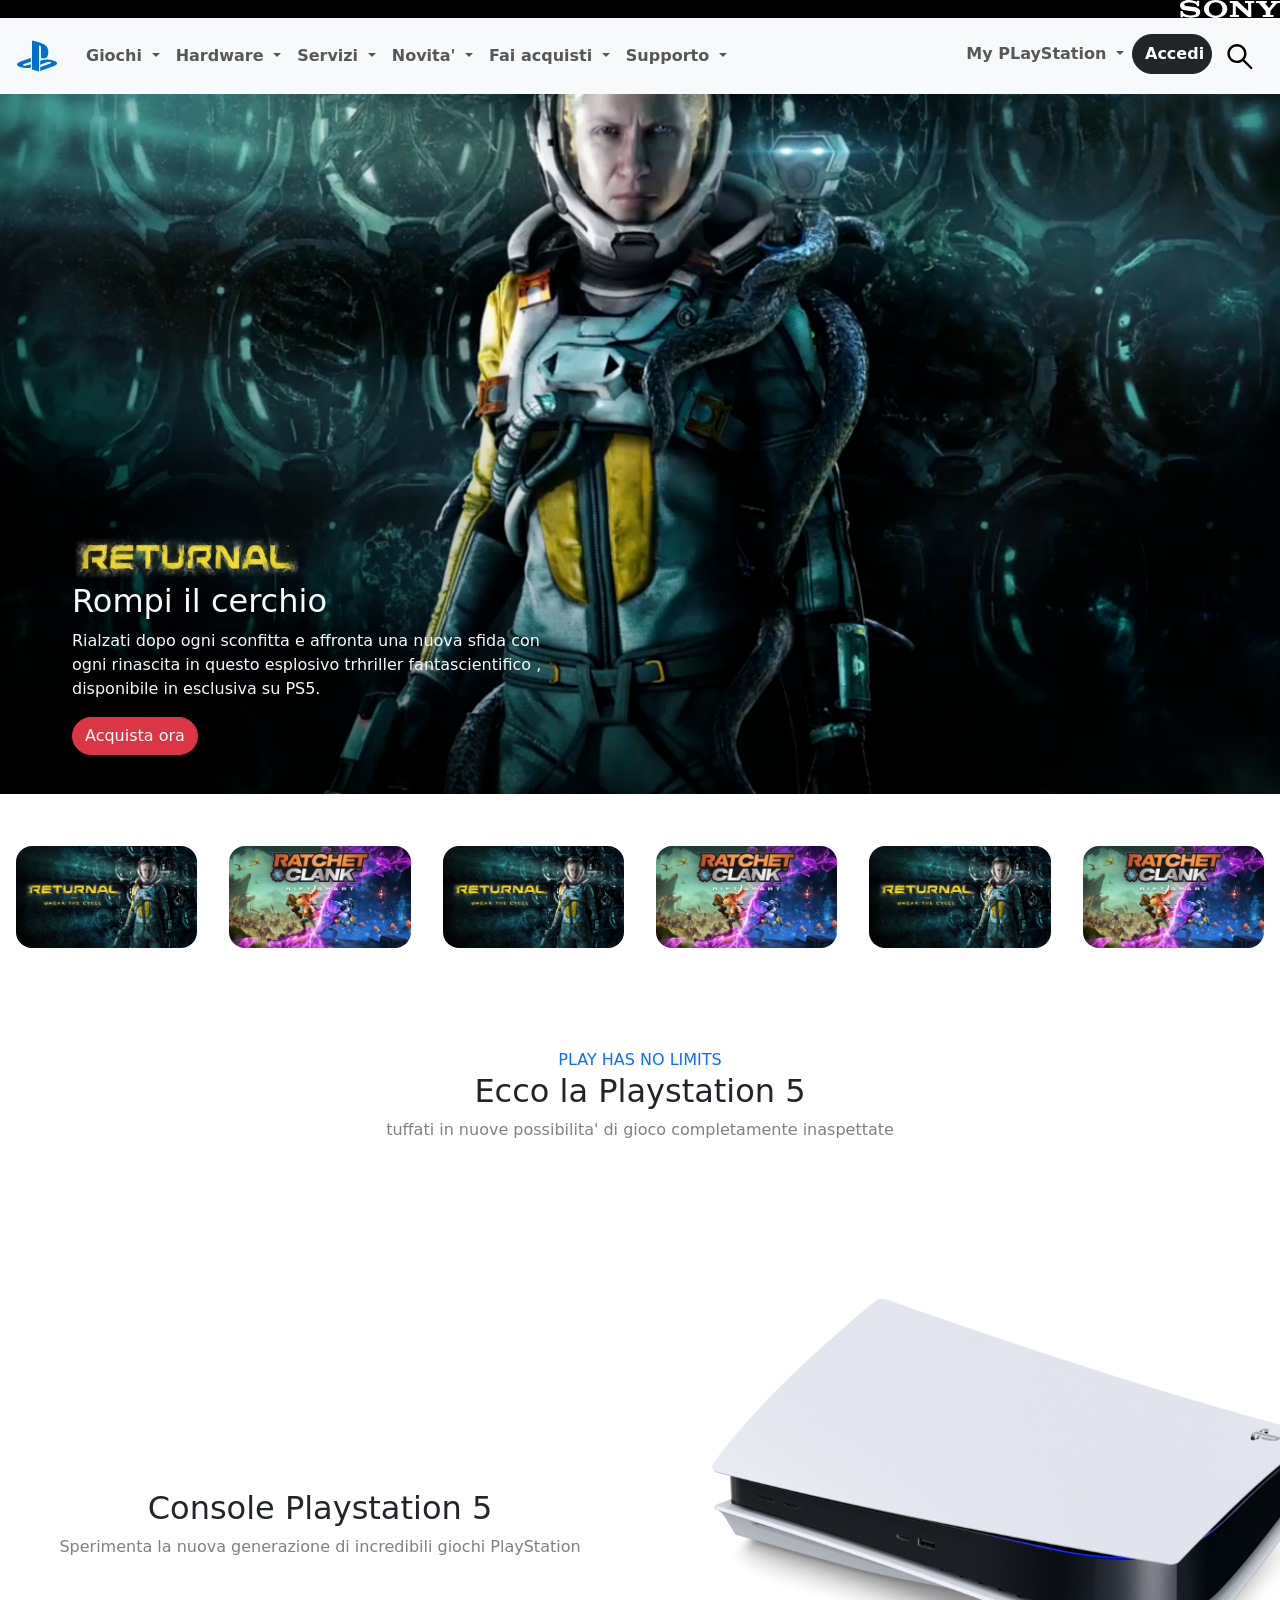
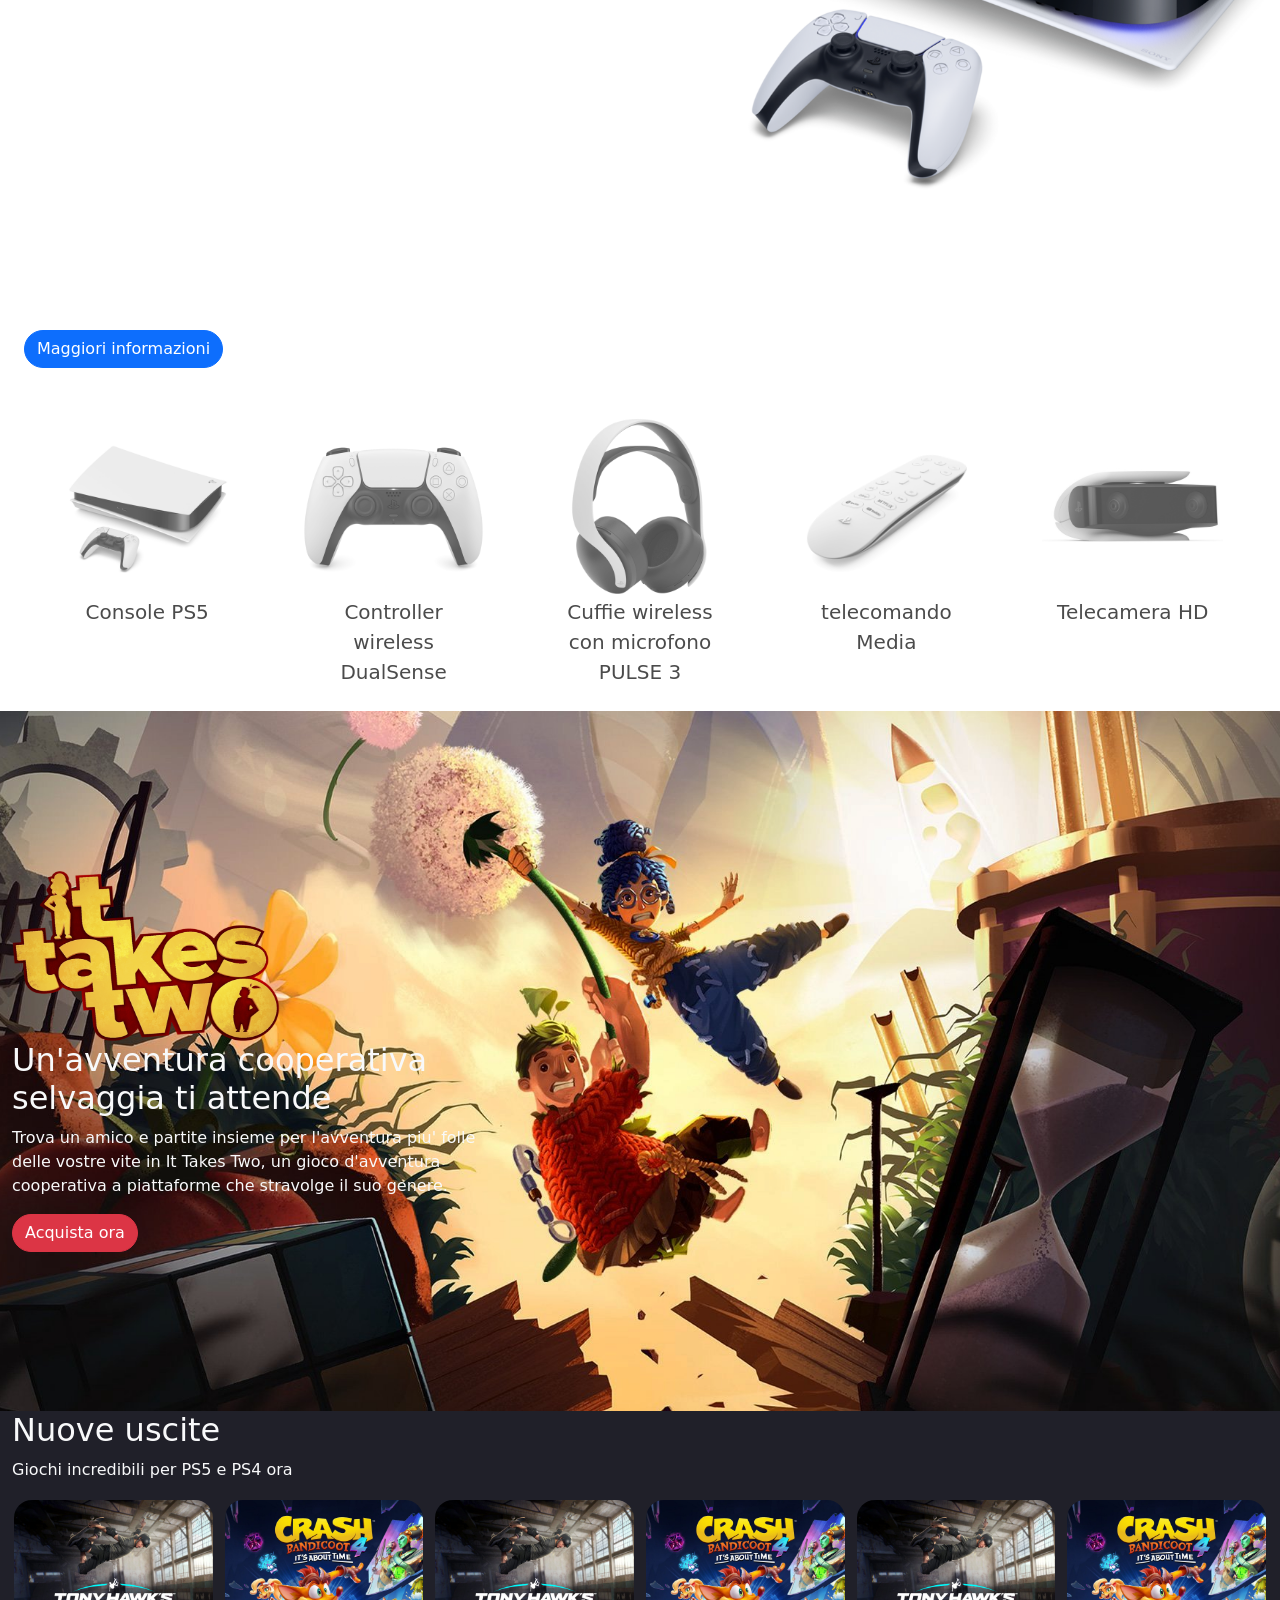
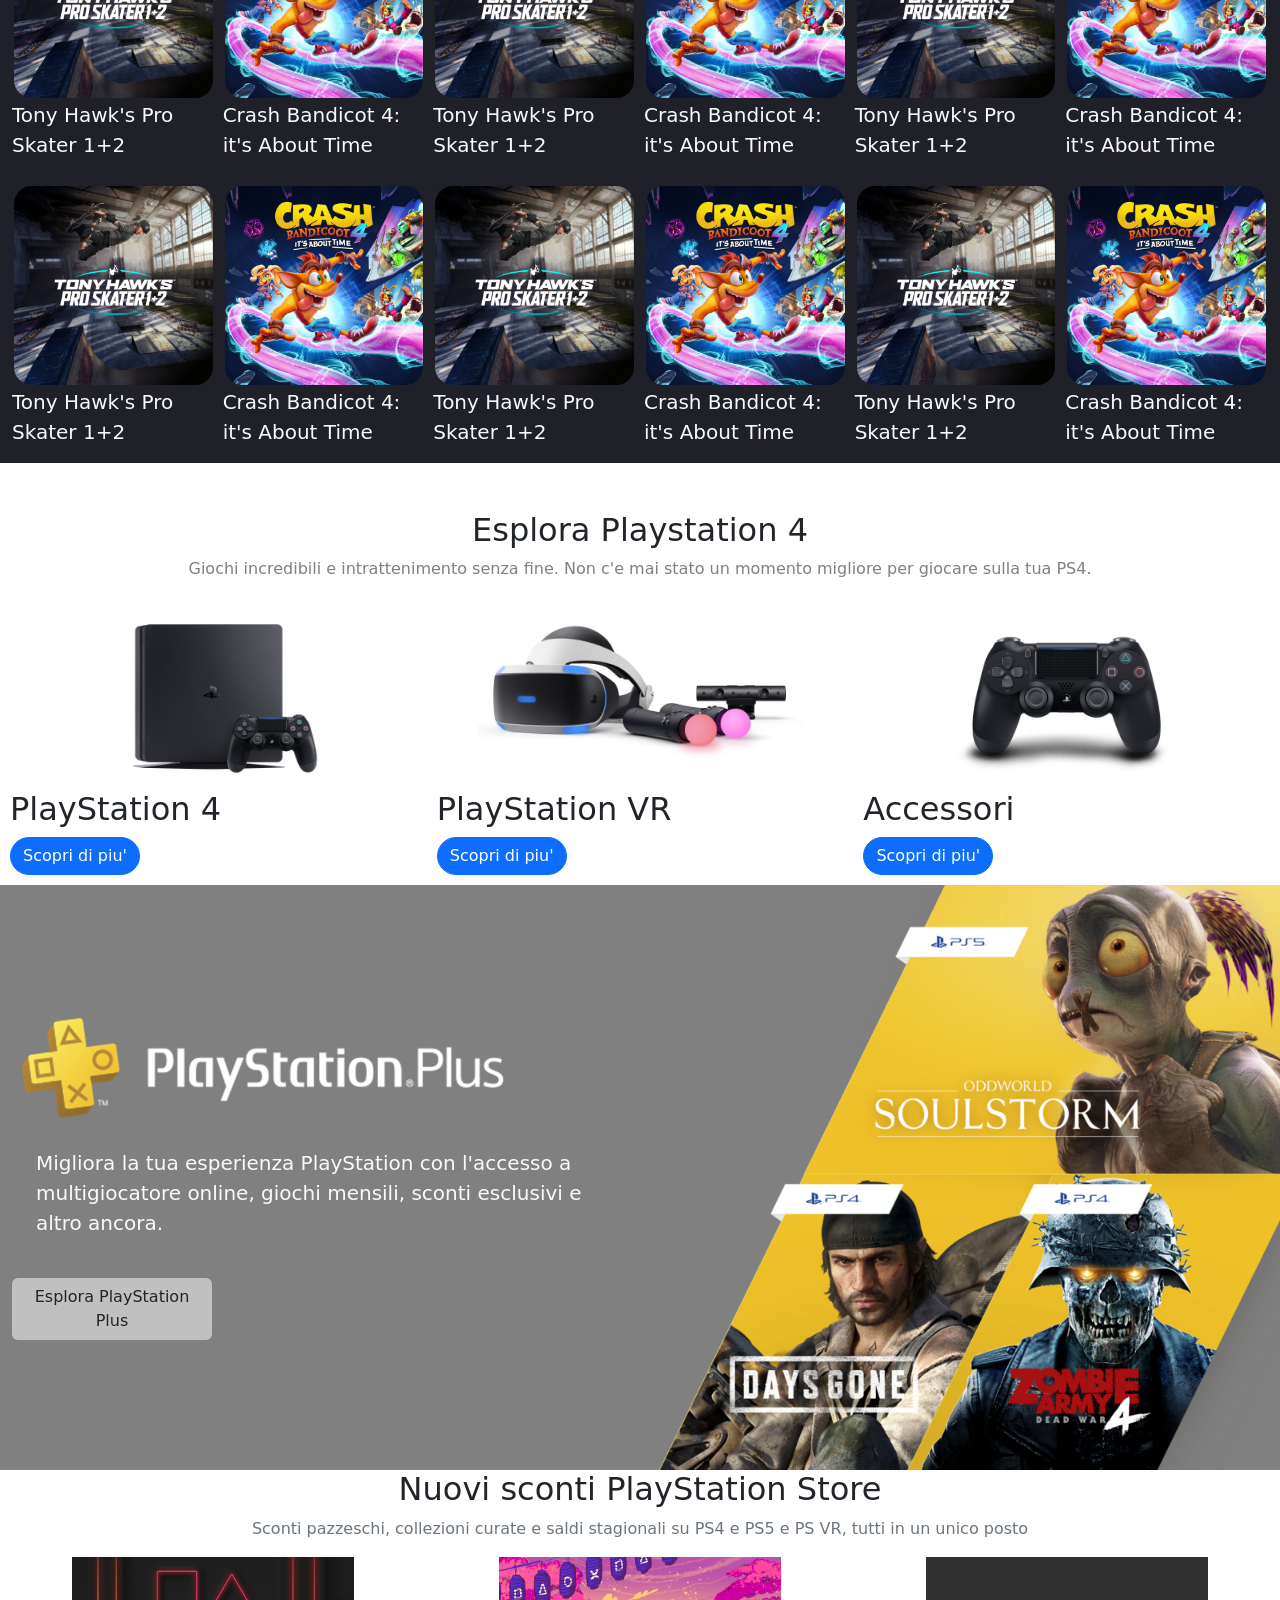
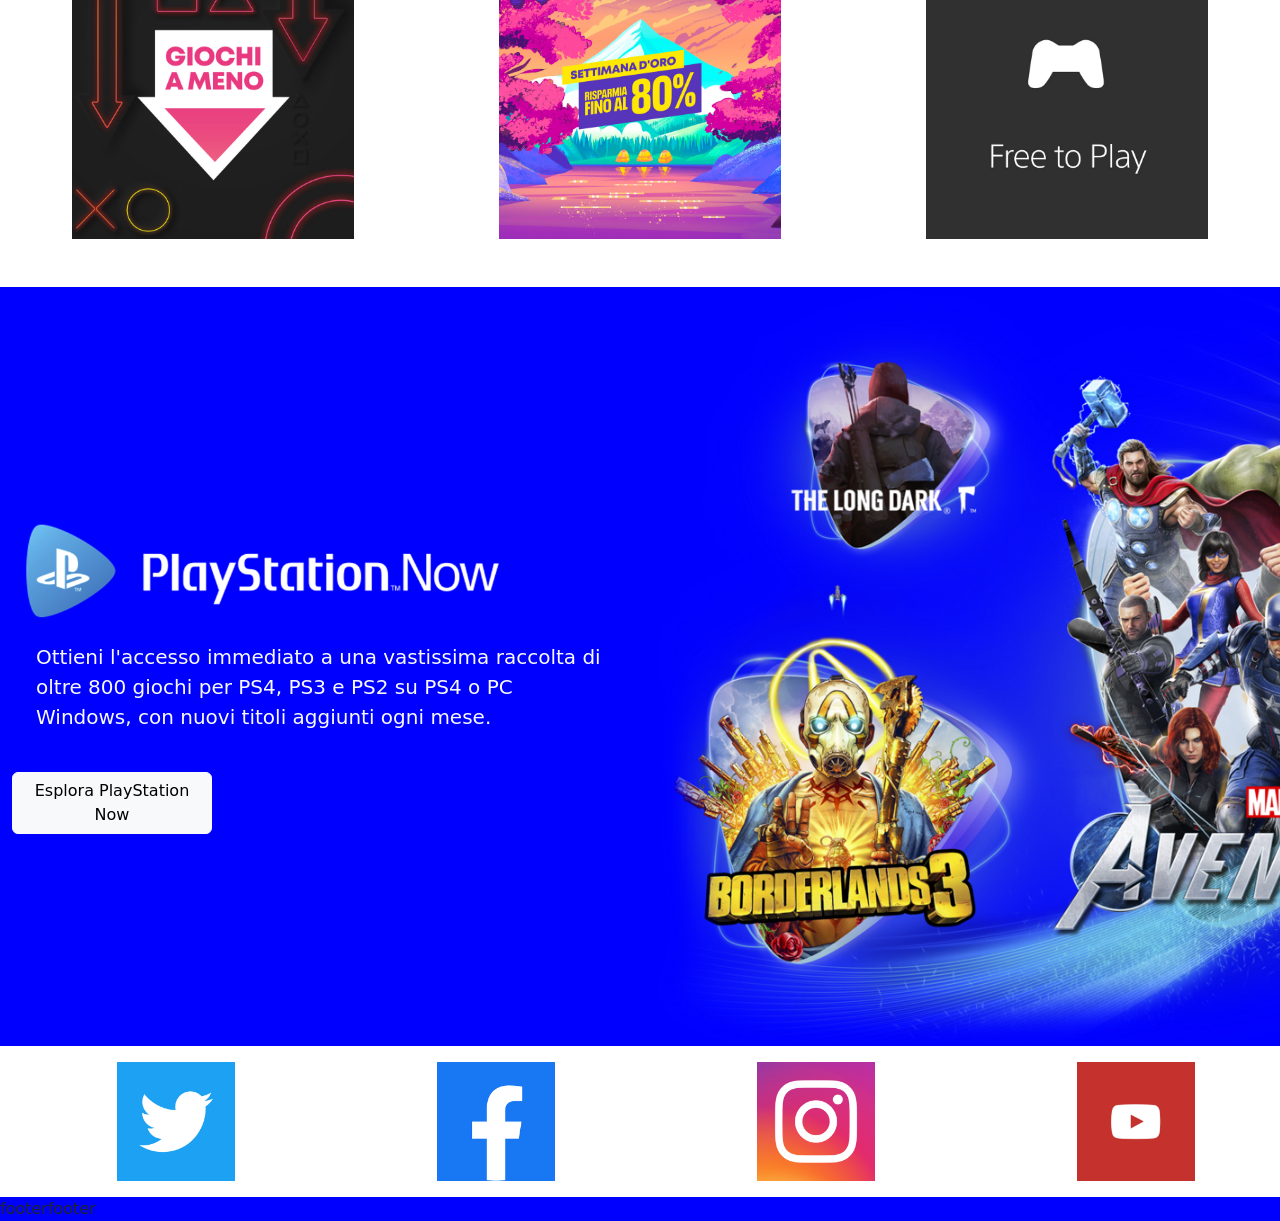
<file: index.html>
<!doctype html>
<html lang="en">

<head>
    <meta charset="UTF-8" />
    <meta name="viewport" content="width=, initial-scale=1.0" />
    <link rel="preconnect" href="https://fonts.googleapis.com" />
    <link rel="preconnect" href="https://fonts.gstatic.com" crossorigin />
    <link href="https://fonts.googleapis.com/css2?family=Lora:ital,wght@0,400..700;1,400..700&display=swap"
        rel="stylesheet" />
    <link href="https://cdn.jsdelivr.net/npm/bootstrap@5.3.8/dist/css/bootstrap.min.css" rel="stylesheet"
        integrity="sha384-sRIl4kxILFvY47J16cr9ZwB07vP4J8+LH7qKQnuqkuIAvNWLzeN8tE5YBujZqJLB" crossorigin="anonymous" />
    <script src="https://cdn.jsdelivr.net/npm/bootstrap@5.3.2/dist/js/bootstrap.bundle.min.js"></script>
    <link rel="stylesheet" href="home.css" />
    <title>Sony</title>
</head>

<header>
    <h3 class="black-logo-bar bg-black">
        <img src="img/img/sony_logo.svg" class="toplogo-sony" alt="logo" />
    </h3>
    <nav class="navbar navbar-expand-lg bg-body-tertiary sticky-top">
        <div class="container-fluid">
            <a class="navbar-brand" href="#"><img src="/img/img/play_logo.svg" alt="playlogo" /></a>
            <button class="navbar-toggler" type="button" data-bs-toggle="collapse" data-bs-target="#navbarScroll"
                aria-controls="navbarScroll" aria-expanded="false" aria-label="Toggle navigation">
                <span class="navbar-toggler-icon"></span>
            </button>
            <div class="collapse navbar-collapse" id="navbarScroll">
                <div class="navbar-nav me-auto my-2 my-lg-0 navbar-nav-scroll" style="--bs-scroll-height: 100px">
                    <li class="nav-item dropdown">
                        <a class="nav-link fw-bold dropdown-toggle" href="#" role="button" data-bs-toggle="dropdown"
                            aria-expanded="false">
                            Giochi
                        </a>
                        <ul class="dropdown-menu">
                            <li><a class="dropdown-item" href="#">Action</a></li>
                            <li><a class="dropdown-item" href="#">Another action</a></li>
                            <li>
                                <hr class="dropdown-divider" />
                            </li>
                            <li>
                                <a class="dropdown-item" href="#">Something else here</a>
                            </li>
                        </ul>
                    </li>
                    <li class="nav-item dropdown">
                        <a class="nav-link fw-bold dropdown-toggle" href="#" role="button" data-bs-toggle="dropdown"
                            aria-expanded="false">
                            Hardware
                        </a>
                        <ul class="dropdown-menu">
                            <li><a class="dropdown-item" href="#">Action</a></li>
                            <li><a class="dropdown-item" href="#">Another action</a></li>
                            <li>
                                <hr class="dropdown-divider" />
                            </li>
                            <li>
                                <a class="dropdown-item" href="#">Something else here</a>
                            </li>
                        </ul>
                    </li>
                    <li class="nav-item dropdown">
                        <a class="nav-link fw-bold dropdown-toggle" href="#" role="button" data-bs-toggle="dropdown"
                            aria-expanded="false">
                            Servizi
                        </a>
                        <ul class="dropdown-menu">
                            <li><a class="dropdown-item" href="#">Action</a></li>
                            <li><a class="dropdown-item" href="#">Another action</a></li>
                            <li>
                                <hr class="dropdown-divider" />
                            </li>
                            <li>
                                <a class="dropdown-item" href="#">Something else here</a>
                            </li>
                        </ul>
                    </li>
                    <li class="nav-item dropdown">
                        <a class="nav-link fw-bold dropdown-toggle" href="#" role="button" data-bs-toggle="dropdown"
                            aria-expanded="false">
                            Novita'
                        </a>
                        <ul class="dropdown-menu">
                            <li><a class="dropdown-item" href="#">Action</a></li>
                            <li><a class="dropdown-item" href="#">Another action</a></li>
                            <li>
                                <hr class="dropdown-divider" />
                            </li>
                            <li>
                                <a class="dropdown-item" href="#">Something else here</a>
                            </li>
                        </ul>
                    </li>
                    <li class="nav-item dropdown">
                        <a class="nav-link fw-bold dropdown-toggle" href="#" role="button" data-bs-toggle="dropdown"
                            aria-expanded="false">
                            Fai acquisti
                        </a>
                        <ul class="dropdown-menu">
                            <li><a class="dropdown-item" href="#">Action</a></li>
                            <li><a class="dropdown-item" href="#">Another action</a></li>
                            <li>
                                <hr class="dropdown-divider" />
                            </li>
                            <li>
                                <a class="dropdown-item" href="#">Something else here</a>
                            </li>
                        </ul>
                    </li>
                    <li class="nav-item dropdown">
                        <a class="nav-link fw-bold dropdown-toggle" href="#" role="button" data-bs-toggle="dropdown"
                            aria-expanded="false">
                            Supporto
                        </a>
                        <ul class="dropdown-menu">
                            <li><a class="dropdown-item" href="#">Action</a></li>
                            <li><a class="dropdown-item" href="#">Another action</a></li>
                            <li>
                                <hr class="dropdown-divider" />
                            </li>
                            <li>
                                <a class="dropdown-item" href="#">Something else here</a>
                            </li>
                        </ul>
                    </li>
                </div>

                <div class="navbar-nav">
                    <li class="nav-item dropdown">
                        <a class="nav-link fw-bold dropdown-toggle" href="#" role="button" data-bs-toggle="dropdown"
                            aria-expanded="false">
                            My PLayStation
                        </a>
                        <ul class="dropdown-menu">
                            <li><a class="dropdown-item" href="#">Action</a></li>
                            <li><a class="dropdown-item" href="#">Another action</a></li>
                            <li>
                                <hr class="dropdown-divider" />
                            </li>
                            <li>
                                <a class="dropdown-item" href="#">Something else here</a>
                            </li>
                        </ul>
                    </li>

                    <div class="accedi">
                        <button class="btn accesso btn-dark fw-bold" type="submit">
                            Accedi
                        </button>
                    </div>
                    <div class="btn btn-outline" type="submit">
                        <a class="lens-search" href="#"><img src="img/img/lens.svg" width="30" height="30"
                                alt="lens" /></a>
                    </div>
                </div>
            </div>
        </div>
    </nav>
</header>

<body>
    <div class="container1 container-fluid">
        <div class="overlay">
            <img src="img/img/returnal-hero-banner-logo.png" width="230" height="50" />
            <div class="testo-sotto text-light">
                <h2 class="titolino">Rompi il cerchio</h2>
                <p>
                    Rialzati dopo ogni sconfitta e affronta una nuova sfida con ogni
                    rinascita in questo esplosivo trhriller fantascientifico ,
                    disponibile in esclusiva su PS5.
                </p>

                <button type="acquista-ora" class="btn acquista btn-danger">
                    Acquista ora
                </button>
            </div>
        </div>
    </div>

    <div class="container-fluid mt-5">
        <div class="row g-4">
            <div class="col-6 text-light col-md-4 col-lg-2">
                <img src="img/img/returnal-listing-thumb-01-ps5.jpg" class="img-fluid bannerinigiochi1"
                    alt="returnbanner" />
            </div>
            <div class="col-6 text-light col-md-4 col-lg-2">
                <img src="img/img/ratchet-and-clank-rift-apart-keyart.jpg" class="img-fluid bannerinigiochi1"
                    alt="ratchetbanner" />
            </div>
            <div class="col-6 text-light col-md-4 col-lg-2">
                <img src="img/img/returnal-listing-thumb-01-ps5.jpg" class="img-fluid bannerinigiochi1"
                    alt="returnbanner" />
            </div>
            <div class="col-6 col-md-4 col-lg-2">
                <img src="img/img/ratchet-and-clank-rift-apart-keyart.jpg" class="img-fluid bannerinigiochi1"
                    alt="ratchetbanner" />
            </div>
            <div class="col-6 col-md-4 col-lg-2">
                <img src="img/img/returnal-listing-thumb-01-ps5.jpg" class="img-fluid bannerinigiochi1"
                    alt="returnbanner" />
            </div>
            <div class="col-6 col-md-4 col-lg-2">
                <img src="img/img/ratchet-and-clank-rift-apart-keyart.jpg" class="img-fluid bannerinigiochi1"
                    alt="ratchetbanner" />
            </div>
        </div>
    </div>


    </div>
    <div class="container-fluid mt-5">
        <div class="row">
            <div class="col-12 introduzionePlay text-center">
                <p class="blue text-primary mt-5 m-0">PLAY HAS NO LIMITS</p>
                <h2 class="introplayh2">Ecco la Playstation 5</h2>
                <p class="fraseinpact">
                    tuffati in nuove possibilita' di gioco completamente inaspettate
                </p>
            </div>
        </div>
        <div class="row">
            <div class="console-play col-12 col-md-6 text-center">
                <h2 class="titplay">Console Playstation 5</h2>
                <p class="fraseinpact">
                    Sperimenta la nuova generazione di incredibili giochi PlayStation
                </p>
            </div>

            <div class="col-12 p-4 col-md-6">
                <img src="img/img/playstation-5-thumb.png" alt="fotoplsy" width="700px" height="700px" />
            </div>
            <div class="col-4 p-4">
                <button type="button" class="btn info btn-primary ">
                    Maggiori informazioni
                </button>
            </div>
        </div>
    </div>

    <div class="container-fluid ">
        <div class="row set p-4">
            <div class="col-4 text-light col-md-2 game-set">
                <img src="img/img/playstation-5-thumb.png" class="img-fluid " alt="playstation-5" />
                <p class="strong text-black text-center d-none d-md-block">Console PS5</p>
            </div>
            <div class="col-4 text-light col-md-2 game-set">
                <img src="img/img/joypad-thumb.png" class="img-fluid " alt="joypad" />
                <p class="strong text-black text-center d-none d-md-block">Controller wireless DualSense</p>
            </div>
            <div class="col-4 text-light col-md-2 game-set">
                <img src="img/img/headset-thumb.png" class="img-fluid " alt="headset" />
                <p class="strong text-black text-center d-none d-md-block">Cuffie wireless con microfono PULSE 3</p>
            </div>
            <div class="col-4 col-md-2 game-set">
                <img src="img/img/remote-thumb.png" class="img-fluid " alt="telecomando-remote" />
                <p class="strong text-black text-center d-none d-md-block">telecomando Media</p>
            </div>
            <div class="col-4 col-md-2 game-set">
                <img src="img/img/camera-thumb.jpg" class="img-fluid" alt="camera" />
                <p class="strong text-black text-center d-none d-md-block">Telecamera HD</p>
            </div>
        </div>
    </div>
    <div class="container2 container-fluid">
        <div class="overlay2">
            <img src="img/img/it-takes-two-logo.png" width="270" height="170" />
            <div class="testo-sotto text-light">
                <h2 class="titolino">
                    Un'avventura cooperativa selvaggia ti attende
                </h2>
                <p>
                    Trova un amico e partite insieme per l'avventura piu' folle delle
                    vostre vite in It Takes Two, un gioco d'avventura cooperativa a
                    piattaforme che stravolge il suo genere.
                </p>

                <button type="acquista-ora" class="btn acquista btn-danger">
                    Acquista ora
                </button>
            </div>
        </div>
    </div>
    <div class="container-fluid containerBlack ">
        <h2 class="text-light">Nuove uscite</h2>
        <p class="text-light">Giochi incredibili per PS5 e PS4 ora </p>
        <div class="row bannerini g-2 ">
            <div class="ban col-6 text-light col-sm-4 col-lg-2">
                <img src="img/img/tony-hawks-pro-skater-1-2-store-art.jpg" class="img-fluid gamebannerino"
                    alt="tonybn" />
                <p class="size text-light">Tony Hawk's Pro Skater 1+2</p>
            </div>
            <div class="ban col-6 text-light col-sm-4 col-lg-2">
                <img src="img/img/crash-bandicoot-4-its-about-time-store-art.jpg" class="img-fluid gamebannerino"
                    alt="crash" />
                <p class="size text-light">Crash Bandicot 4: it's About Time</p>
            </div>
            <div class="ban col-6 text-light col-sm-4 col-lg-2">
                <img src="img/img/tony-hawks-pro-skater-1-2-store-art.jpg" class="img-fluid gamebannerino"
                    alt="tonybn" />
                <p class="size text-light">Tony Hawk's Pro Skater 1+2</p>
            </div>
            <div class="ban col-6 col-sm-4 col-lg-2">
                <img src="img/img/crash-bandicoot-4-its-about-time-store-art.jpg" class="img-fluid gamebannerino"
                    alt="crash" />
                <p class="size text-light">Crash Bandicot 4: it's About Time</p>
            </div>
            <div class="ban col-6 col-sm-4 col-lg-2">
                <img src="img/img/tony-hawks-pro-skater-1-2-store-art.jpg" class="img-fluid gamebannerino"
                    alt="tonybn" />
                <p class="size text-light">Tony Hawk's Pro Skater 1+2</p>
            </div>
            <div class="ban col-6 text-light col-sm-4 col-lg-2">
                <img src="img/img/crash-bandicoot-4-its-about-time-store-art.jpg" class="img-fluid gamebannerino"
                    alt="crash" />
                <p class="size text-light">Crash Bandicot 4: it's About Time</p>
            </div>
            <div class="ban col-6 text-light col-sm-4 col-lg-2">
                <img src="img/img/tony-hawks-pro-skater-1-2-store-art.jpg" class="img-fluid gamebannerino"
                    alt="tonybn" />
                <p class="size text-light">Tony Hawk's Pro Skater 1+2</p>
            </div>
            <div class="ban col-6 text-light col-sm-4 col-lg-2">
                <img src="img/img/crash-bandicoot-4-its-about-time-store-art.jpg" class="img-fluid gamebannerino"
                    alt="crash" />
                <p class="size text-light">Crash Bandicot 4: it's About Time</p>
            </div>
            <div class="ban col-6 col-sm-4 col-lg-2">
                <img src="img/img/tony-hawks-pro-skater-1-2-store-art.jpg" class="img-fluid gamebannerino"
                    alt="tonybn" />
                <p class="size text-light">Tony Hawk's Pro Skater 1+2</p>
            </div>
            <div class="ban col-6 col-sm-4 col-lg-2">
                <img src="img/img/crash-bandicoot-4-its-about-time-store-art.jpg" class="img-fluid gamebannerino"
                    alt="crash" />
                <p class="size text-light">Crash Bandicot 4: it's About Time</p>
            </div>
            <div class="ban col-6 col-sm-4 col-lg-2">
                <img src="img/img/tony-hawks-pro-skater-1-2-store-art.jpg" class="img-fluid gamebannerino"
                    alt="tonybn" />
                <p class="size text-light">Tony Hawk's Pro Skater 1+2</p>
            </div>
            <div class="ban col-6 col-sm-4 col-lg-2">
                <img src="img/img/crash-bandicoot-4-its-about-time-store-art.jpg" class="img-fluid gamebannerino"
                    alt="crash" />
                <p class="size text-light">Crash Bandicot 4: it's About Time</p>
            </div>
        </div>
    </div>
    <div class="container-fluid mt-5">
        <div class="row">
            <div class="col-12 introduzionePlay text-center">

                <h2 class="introplayh2">Esplora Playstation 4</h2>
                <p class="fraseinpact ">
                    Giochi incredibili e intrattenimento senza fine. Non c'e mai stato un momento migliore per giocare
                    sulla tua PS4.
                </p>
            </div>
        </div>


        <div class="row">


            <div class="sett-up col-12 col-md-4">
                <img src="img/img/ps4-slim-homepage-image-block.jpg" class="settup" alt="play4">
                <h2>PlayStation 4</h2>
                <button type="scopri-piu" class="btn scopri btn-primary">
                    Scopri di piu'
                </button>
            </div>
            <div class="sett-up col-12 col-md-4">
                <img src="img/img/double11-202010-tw-psvr.jpg" class="settup" alt="visoreVR">
                <h2>PlayStation VR</h2>
                <button type="scopri-piu" class="btn scopri btn-primary">
                    Scopri di piu'
                </button>
            </div>
            <div class="sett-up col-12 col-md-4 ">
                <img src="img/img/dualshock-4-listing-thumb.jpg" class="settup" alt="pad">
                <h2>Accessori</h2>
                <button type="scopri-piu" class="btn scopri btn-primary">
                    Scopri di piu'
                </button>
            </div>
        </div>
    </div>
    <div class="containergray container-fluid ">
        <div class="row">
            <div class=" play play col-12 col-md-6">
                <img src="img/img/ps-plus-logo.png" class="logopluss" width="500" height="auto" alt="playpluslogo">

                <p class="size p-4 text-light ">Migliora la tua esperienza PlayStation con l'accesso a multigiocatore
                    online,
                    giochi mensili, sconti esclusivi e altro ancora.
                </p>
                <button type="button" class="btn esplora bg-white bg-opacity-50">Esplora PlayStation Plus</button>
            </div>
            <div class="play col-12 col-md-6">
                <img src="img/img/ps-plus-april-monthly-games-featured-image-block.png"
                    class="img-disapear d-none d-md-block " width="800" height="auto" alt="playplus">
            </div>
        </div>
    </div>

    <div class="container-sconti container-fluid mb-5">
        <div class="row text-center">
            <div class="col-12 sconti ">

                <h2 class="playsconti">Nuovi sconti PlayStation Store</h2>
                <p class="frasesconto text-secondary">
                    Sconti pazzeschi, collezioni curate e saldi stagionali su PS4 e PS5 e PS VR, tutti in un unico posto
                </p>
            </div>

            <div class="col-12 col-md-4 ">
                <img src="img/img/playstation-store-games-under-20-spotlight.jpg" class="sconti" alt="gamesunder">
            </div>

            <div class="col-12 col-md-4 ">
                <img src="img/img/playstation-store-golden-week-sale-spotlight.jpg" class="sconti" alt="80%sconto">
            </div>

            <div class="col-12 col-md-4 ">
                <img src="img/img/playstation-store-free-to-play-spotlight.png" class="sconti" alt="freetoplay">
            </div>

        </div>


    </div>
























    <div class="containerblu container-fluid">
        <div class="row">

            <div class=" play col-12 col-md-6">
                <img src="img/img/ps-now-logo-two-column.png" class="logoplaynow" width="500" height="auto"
                    alt="playnow">
                <div></div>
                <p class="size p-4 text-light">Ottieni l'accesso immediato a una vastissima raccolta di oltre 800
                    giochi per
                    PS4, PS3 e PS2 su PS4 o PC Windows, con nuovi titoli aggiunti ogni mese.
                </p>
                <button type="button" class="btn esplora btn-light">Esplora PlayStation Now</button>
            </div>

            <div class="col-12 col-md-6">
                <img src="img/img/ps-now-april-featured-image-block.png" class="img-disapear d-none d-md-block"
                    width="900" height="auto" alt="playnow">


            </div>

        </div>
    </div>



    <div class="container-social container-fluid m-3">
        <div class="row text-center">
            <div class="col-12 col-md-3 ">
                <img src="img/img/twitter.jpg" class="social" alt="gamesunder">
            </div>

            <div class="col-12 col-md-3 ">
                <img src="img/img/facebook.jpg" class="social" alt="80%sconto">
            </div>

            <div class="col-12 col-md-3 ">
                <img src="img/img/instagram.jpg" class="social" alt="freetoplay">
            </div>
            <div class="col-12 col-md-3 ">
                <img src="img/img/youtube.png" class="social" alt="freetoplay">

            </div>
        </div>
    </div>


</body>
<footer class="back-blue">
footerfooter
</footer>

</html>
</file>
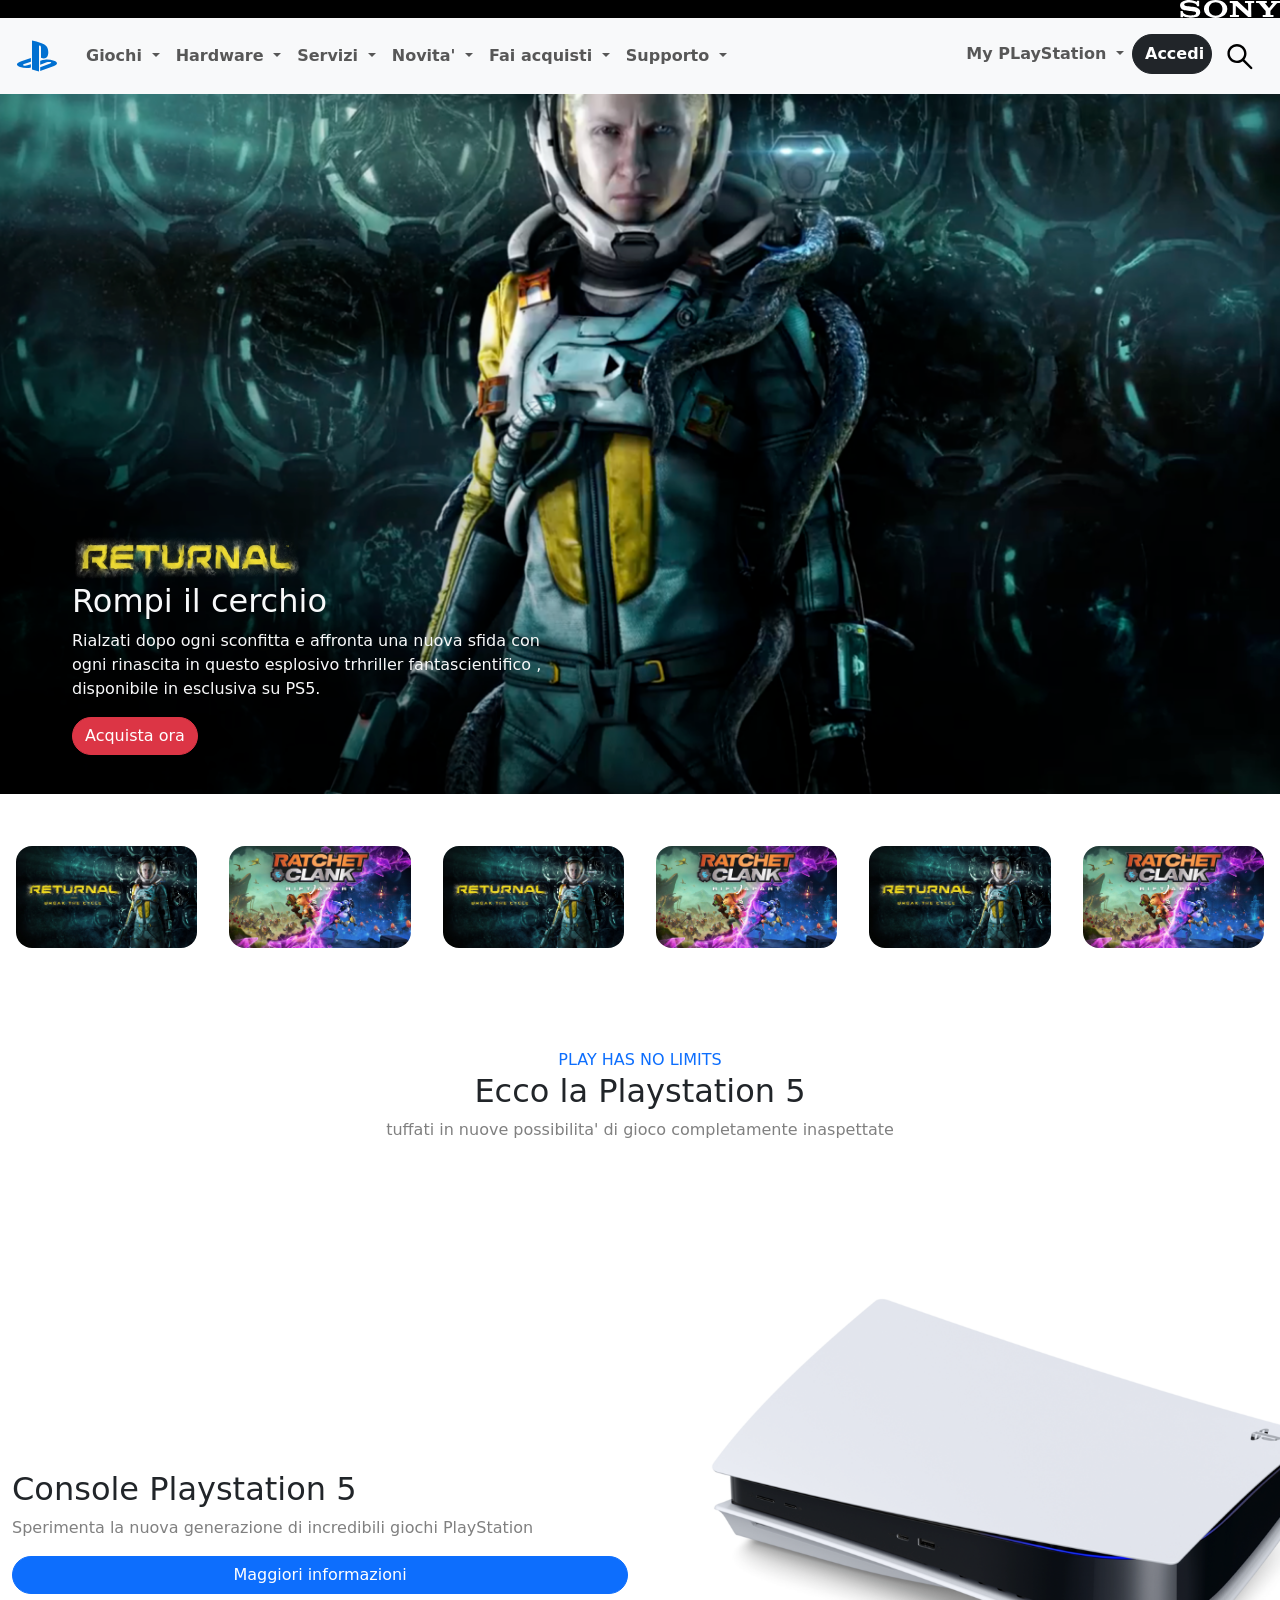
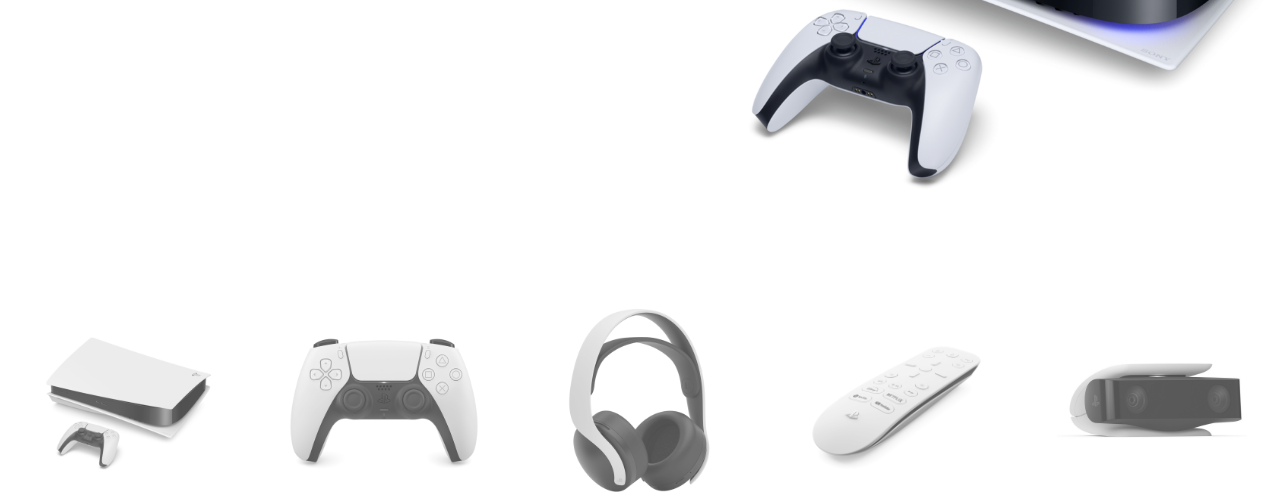
<file: Playstation.html>
<!doctype html>
<html lang="en">

<head>
    <meta charset="UTF-8" />
    <meta name="viewport" content="width=, initial-scale=1.0" />
    <link rel="preconnect" href="https://fonts.googleapis.com" />
    <link rel="preconnect" href="https://fonts.gstatic.com" crossorigin />
    <link href="https://fonts.googleapis.com/css2?family=Lora:ital,wght@0,400..700;1,400..700&display=swap"
        rel="stylesheet" />
    <link href="https://cdn.jsdelivr.net/npm/bootstrap@5.3.8/dist/css/bootstrap.min.css" rel="stylesheet"
        integrity="sha384-sRIl4kxILFvY47J16cr9ZwB07vP4J8+LH7qKQnuqkuIAvNWLzeN8tE5YBujZqJLB" crossorigin="anonymous" />
    <script src="https://cdn.jsdelivr.net/npm/bootstrap@5.3.2/dist/js/bootstrap.bundle.min.js"></script>
    <link rel="stylesheet" href="home.css" />
    <title>Sony</title>
</head>

<header>
    <h3 class="black-logo-bar bg-black">
        <img src="img/img/sony_logo.svg" class="toplogo-sony" alt="logo" />
    </h3>
    <nav class="navbar navbar-expand-lg bg-body-tertiary sticky-top">
        <div class="container-fluid">
            <a class="navbar-brand" href="#"><img src="/img/img/play_logo.svg" alt="playlogo" /></a>
            <button class="navbar-toggler" type="button" data-bs-toggle="collapse" data-bs-target="#navbarScroll"
                aria-controls="navbarScroll" aria-expanded="false" aria-label="Toggle navigation">
                <span class="navbar-toggler-icon"></span>
            </button>
            <div class="collapse navbar-collapse" id="navbarScroll">
                <div class="navbar-nav me-auto my-2 my-lg-0 navbar-nav-scroll" style="--bs-scroll-height: 100px">
                    <li class="nav-item dropdown">
                        <a class="nav-link fw-bold dropdown-toggle" href="#" role="button" data-bs-toggle="dropdown"
                            aria-expanded="false">
                            Giochi
                        </a>
                        <ul class="dropdown-menu">
                            <li><a class="dropdown-item" href="#">Action</a></li>
                            <li><a class="dropdown-item" href="#">Another action</a></li>
                            <li>
                                <hr class="dropdown-divider" />
                            </li>
                            <li>
                                <a class="dropdown-item" href="#">Something else here</a>
                            </li>
                        </ul>
                    </li>
                    <li class="nav-item dropdown">
                        <a class="nav-link fw-bold dropdown-toggle" href="#" role="button" data-bs-toggle="dropdown"
                            aria-expanded="false">
                            Hardware
                        </a>
                        <ul class="dropdown-menu">
                            <li><a class="dropdown-item" href="#">Action</a></li>
                            <li><a class="dropdown-item" href="#">Another action</a></li>
                            <li>
                                <hr class="dropdown-divider" />
                            </li>
                            <li>
                                <a class="dropdown-item" href="#">Something else here</a>
                            </li>
                        </ul>
                    </li>
                    <li class="nav-item dropdown">
                        <a class="nav-link fw-bold dropdown-toggle" href="#" role="button" data-bs-toggle="dropdown"
                            aria-expanded="false">
                            Servizi
                        </a>
                        <ul class="dropdown-menu">
                            <li><a class="dropdown-item" href="#">Action</a></li>
                            <li><a class="dropdown-item" href="#">Another action</a></li>
                            <li>
                                <hr class="dropdown-divider" />
                            </li>
                            <li>
                                <a class="dropdown-item" href="#">Something else here</a>
                            </li>
                        </ul>
                    </li>
                    <li class="nav-item dropdown">
                        <a class="nav-link fw-bold dropdown-toggle" href="#" role="button" data-bs-toggle="dropdown"
                            aria-expanded="false">
                            Novita'
                        </a>
                        <ul class="dropdown-menu">
                            <li><a class="dropdown-item" href="#">Action</a></li>
                            <li><a class="dropdown-item" href="#">Another action</a></li>
                            <li>
                                <hr class="dropdown-divider" />
                            </li>
                            <li>
                                <a class="dropdown-item" href="#">Something else here</a>
                            </li>
                        </ul>
                    </li>
                    <li class="nav-item dropdown">
                        <a class="nav-link fw-bold dropdown-toggle" href="#" role="button" data-bs-toggle="dropdown"
                            aria-expanded="false">
                            Fai acquisti
                        </a>
                        <ul class="dropdown-menu">
                            <li><a class="dropdown-item" href="#">Action</a></li>
                            <li><a class="dropdown-item" href="#">Another action</a></li>
                            <li>
                                <hr class="dropdown-divider" />
                            </li>
                            <li>
                                <a class="dropdown-item" href="#">Something else here</a>
                            </li>
                        </ul>
                    </li>
                    <li class="nav-item dropdown">
                        <a class="nav-link fw-bold dropdown-toggle" href="#" role="button" data-bs-toggle="dropdown"
                            aria-expanded="false">
                            Supporto
                        </a>
                        <ul class="dropdown-menu">
                            <li><a class="dropdown-item" href="#">Action</a></li>
                            <li><a class="dropdown-item" href="#">Another action</a></li>
                            <li>
                                <hr class="dropdown-divider" />
                            </li>
                            <li>
                                <a class="dropdown-item" href="#">Something else here</a>
                            </li>
                        </ul>
                    </li>
                </div>

                <div class="navbar-nav">
                    <li class="nav-item dropdown">
                        <a class="nav-link fw-bold dropdown-toggle" href="#" role="button" data-bs-toggle="dropdown"
                            aria-expanded="false">
                            My PLayStation
                        </a>
                        <ul class="dropdown-menu">
                            <li><a class="dropdown-item" href="#">Action</a></li>
                            <li><a class="dropdown-item" href="#">Another action</a></li>
                            <li>
                                <hr class="dropdown-divider" />
                            </li>
                            <li>
                                <a class="dropdown-item" href="#">Something else here</a>
                            </li>
                        </ul>
                    </li>

                    <div class="accedi">
                        <button class="btn accesso btn-dark fw-bold" type="submit">
                            Accedi
                        </button>
                    </div>
                    <div class="btn btn-outline" type="submit">
                        <a class="lens-search" href="#"><img src="img/img/lens.svg" width="30" height="30"
                                alt="lens" /></a>
                    </div>
                </div>
            </div>
        </div>
    </nav>
</header>

<body>
    <div class="container1 container-fluid">
        <div class="overlay">
            <img src="img/img/returnal-hero-banner-logo.png" width="230" height="50" />
            <div class="testo-sotto text-light">
                <h2 class="titolino">Rompi il cerchio</h2>
                <p>
                    Rialzati dopo ogni sconfitta e affronta una nuova sfida con ogni
                    rinascita in questo esplosivo trhriller fantascientifico ,
                    disponibile in esclusiva su PS5.
                </p>

                <button type="acquista-ora" class="btn acquista btn-danger">
                    Acquista ora
                </button>
            </div>
        </div>
    </div>

    <div class="container-fluid mt-5">
        <div class="row">
            <div class="col-6 text-light col-md-4 col-lg-2">
                <img src="img/img/returnal-listing-thumb-01-ps5.jpg" class="img-fluid bannerinigiochi1"
                    alt="returnbanner" />
            </div>
            <div class="col-6 text-light col-md-4 col-lg-2">
                <img src="img/img/ratchet-and-clank-rift-apart-keyart.jpg" class="img-fluid bannerinigiochi1"
                    alt="ratchetbanner" />
            </div>
            <div class="col-6 text-light col-md-4 col-lg-2">
                <img src="img/img/returnal-listing-thumb-01-ps5.jpg" class="img-fluid bannerinigiochi1"
                    alt="returnbanner" />
            </div>
            <div class="col-6 col-md-4 col-lg-2">
                <img src="img/img/ratchet-and-clank-rift-apart-keyart.jpg" class="img-fluid bannerinigiochi1"
                    alt="ratchetbanner" />
            </div>
            <div class="col-6 col-md-4 col-lg-2">
                <img src="img/img/returnal-listing-thumb-01-ps5.jpg" class="img-fluid bannerinigiochi1"
                    alt="returnbanner" />
            </div>
            <div class="col-6 col-md-4 col-lg-2">
                <img src="img/img/ratchet-and-clank-rift-apart-keyart.jpg" class="img-fluid bannerinigiochi1"
                    alt="ratchetbanner" />
            </div>
        </div>
    </div>
    <div class="container-fluid mt-5">

        <div class="row">
            <div class="col-12 introduzionePlay text-center">
                <p class="blue text-primary mt-5 m-0 ">PLAY HAS NO LIMITS</p>
                <h2 class="introplayh2">Ecco la Playstation 5</h2>
                <p class="fraseinpact">tuffati in nuove possibilita' di gioco completamente inaspettate</p>
            </div>
        </div>
        <div class="row">
            <div class="console-play col-12 col-lg-6">
                <h2 class="titplay">Console Playstation 5</h2>
                <p class="fraseinpact">Sperimenta la nuova generazione di incredibili giochi PlayStation </p>
                <button type="button" class="btn info btn-primary">
                    Maggiori informazioni
                </button>
            </div>

            <div class="col-12 p-4 col-lg-6">
                <img src="img/img/playstation-5-thumb.png" alt="fotoplsy" width="700px" height="700px" />
            </div>
        </div>
    </div>

    <div class="container-fluid ">
        <div class="row set">
            <div class="col-6 text-light col-md-4 col-lg-2">
                <img src="img/img/playstation-5-thumb.png" class="img-fluid game-set"
                    alt="playstation-5" />
            </div>
            <div class="col-6 text-light col-md-4 col-lg-2">
                <img src="img/img/joypad-thumb.png" class="img-fluid game-set"
                    alt="joypad" />
            </div>
            <div class="col-6 text-light col-md-4 col-lg-2">
                <img src="img/img/headset-thumb.png" class="img-fluid game-set"
                    alt="headset" />
            </div>
            <div class="col-6 col-md-4 col-lg-2">
                <img src="img/img/remote-thumb.png" class="img-fluid game-set"
                    alt="telecomando-remote" />
            </div>
            <div class="col-6 col-md-4 col-lg-2">
                <img src="img/img/camera-thumb.jpg" class="img-fluid game-set"
                    alt="camera" />
            </div>
            
        </div>
    </div>




</body>

</html>
</file>
<file: home.css>
* {
    margin: 0;
    padding: 0;
    box-sizing: border-box;
}

.container {

    margin: 0 auto;
}

.toplogo-sony {
    width: 100px;

}

.black-logo-bar {
    margin: 0;
    display: flex;
    justify-content: end;
}


.accesso {
    width: 80px;
    height: 40px;
    border-radius: 40px;

}

.info {
    border-radius: 40px;


}

body {
    margin: 0;
    padding: 0;

}

.container1 {
    background-image: url("img/img/jumbo-bg.png");
    background-size: cover;
    background-repeat: no-repeat;
    background-position: center center;
    max-width: 100%;
    width: 100%;
    min-height: 700px;
    display: flex;
    align-items: center;


}

.container2 {
    background-image: url("img/img/it-takes-two-hero-banner-desktop.jpg");
    background-size: cover;
    background-repeat: no-repeat;
    background-position: center center;
    max-width: 100%;
    width: 100%;
    min-height: 700px;
    display: flex;
    align-items: center;
}

.containerBlack {
    background-color: rgb(32, 32, 41);
}

.acquista {
    border-radius: 40px;
}

.scopri {
    border-radius: 40px;
}

.overlay {
    position: absolute;
    padding: 40px;
    translate: 20px 200px;

}


.img-jumbo {
    width: 100%;
    display: block;
}

.testo-sotto {
    margin: 0;
    width: 500px;
}

.bannerinigiochi1 {
    padding: 4px;
    border-radius: 20px;
}

.gamebannerino {
    padding: 2px;
    border-radius: 20px;
}

.containerBlack {
    margin: 0 auto;
}

.gamebannerino:hover {
    transform: translateY(-10px);
    border: 4px solid rgb(110, 110, 241);
    box-shadow: 0 2px 10px rgb(131, 174, 255);
    cursor: pointer;
}

.size {
    font-size: 20px;
}

.bannerinigiochi1:hover {
    transform: translateY(-10px);
    border: 4px solid rgb(110, 110, 241);
    cursor: pointer;
}

.fraseinpact {
    color: gray;
}

.console-play {
    display: flex;
    justify-content: center;
    flex-direction: column;
}

.strong {
    margin: 0;
    font-size: 20px;

}

.game-set {
    filter: grayscale(100%);
    opacity: 0.7;
}

.game-set:hover {
    transform: translateY(-10px);
    filter: grayscale(0%);
    opacity: 1;
    border-bottom: 4px solid blue;
    cursor: pointer;
}

.set {
    justify-content: center;
    justify-content: space-around;
}

.scopri {
    max-width: 130px;
}

.esplora {
    max-width: 200px;
}

.esplora:active {
    cursor: pointer;

}


.settup {
    width: 80%;
    height: auto;
    margin: 0 auto;

}
.sconti {
    width: 70%;
    height: auto;
    margin: 0 auto;
}
.social {
    width: 40%;
    height: auto;
    margin: 0 auto;
}

.sett-up {
    display: flex;
    justify-content: center;
    flex-direction: column;
    padding: 10px;
    border-radius: 20px;
}

.scopri:hover {
    cursor: pointer;
    transform: translateY(-10px);
    box-shadow: 0 2px 10px rgba(51, 0, 192, 0.9);
}

.containergray {

    background-color: gray;
}

.containerblu {

    background-color: blue;
}

.play {
    display: flex;
    justify-content: center;
    flex-direction: column;
}

.back-blue {
    background-color: blue;
}
</file>
